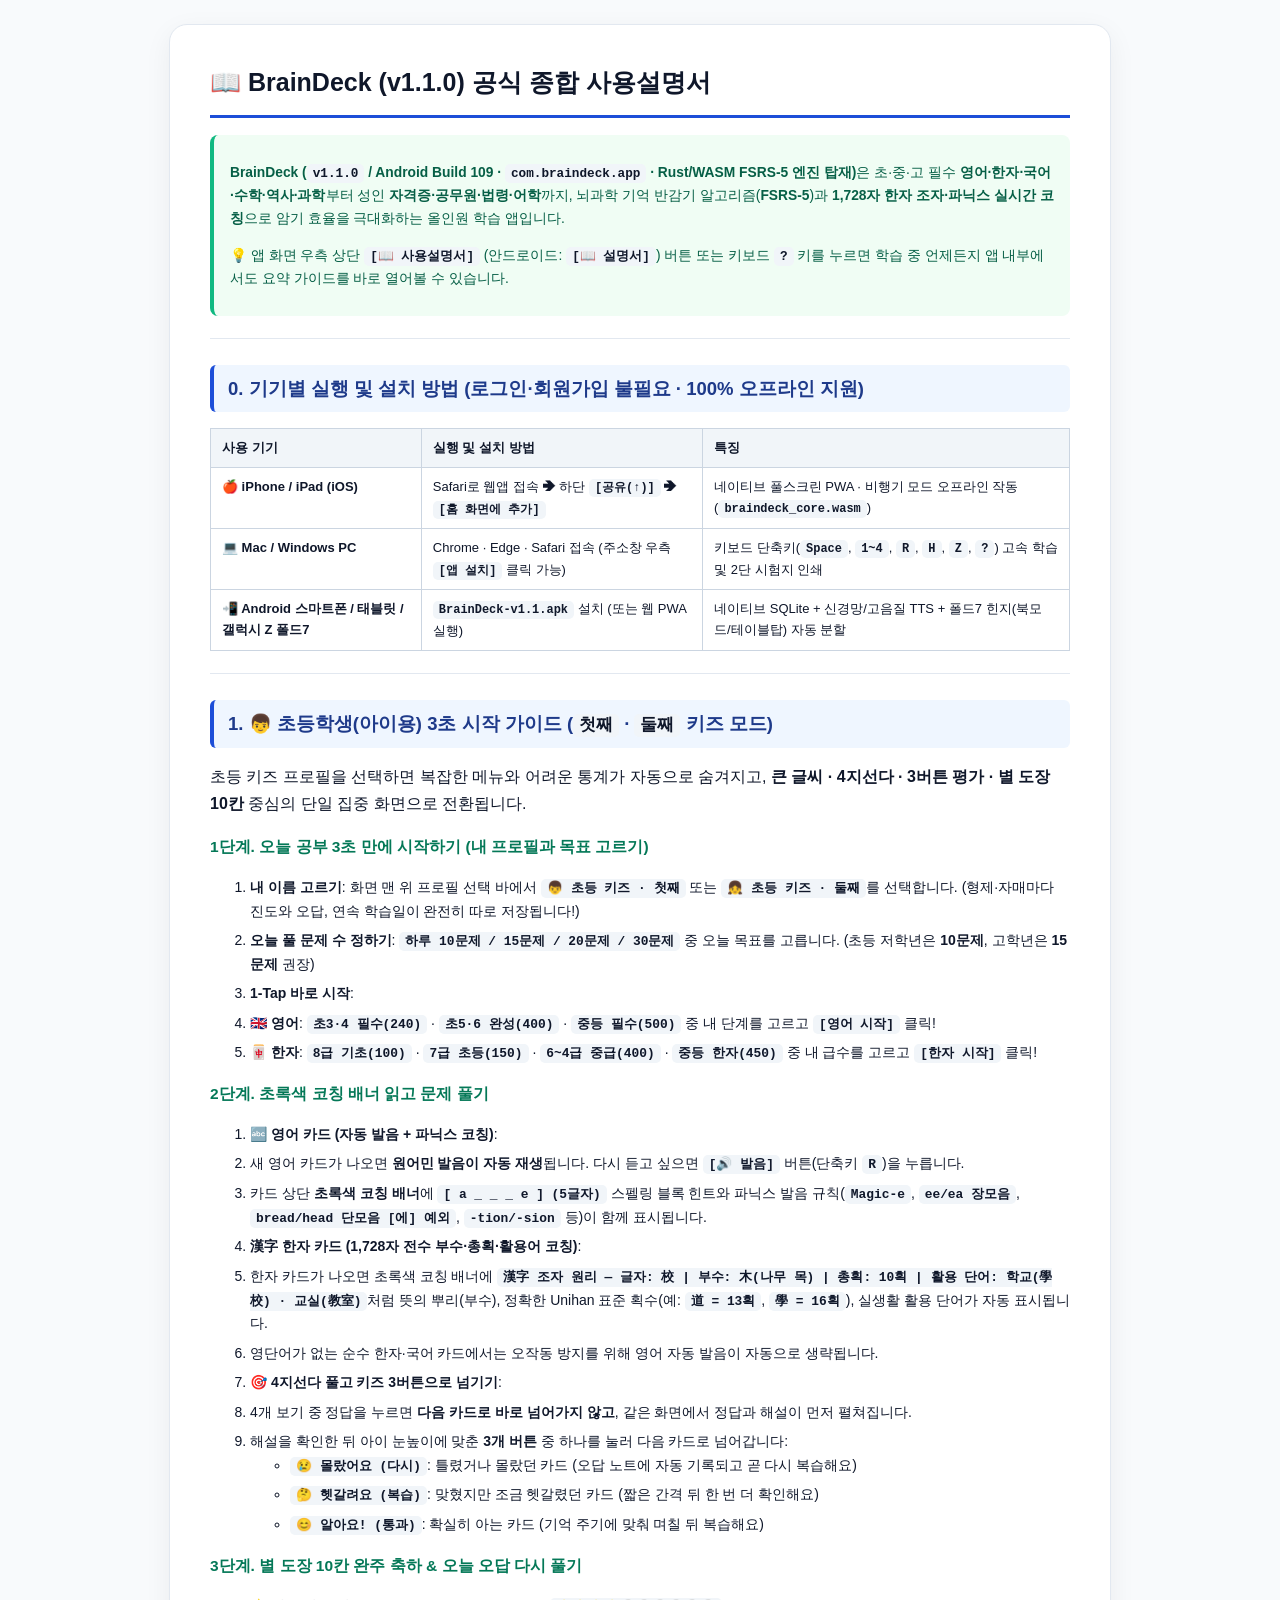
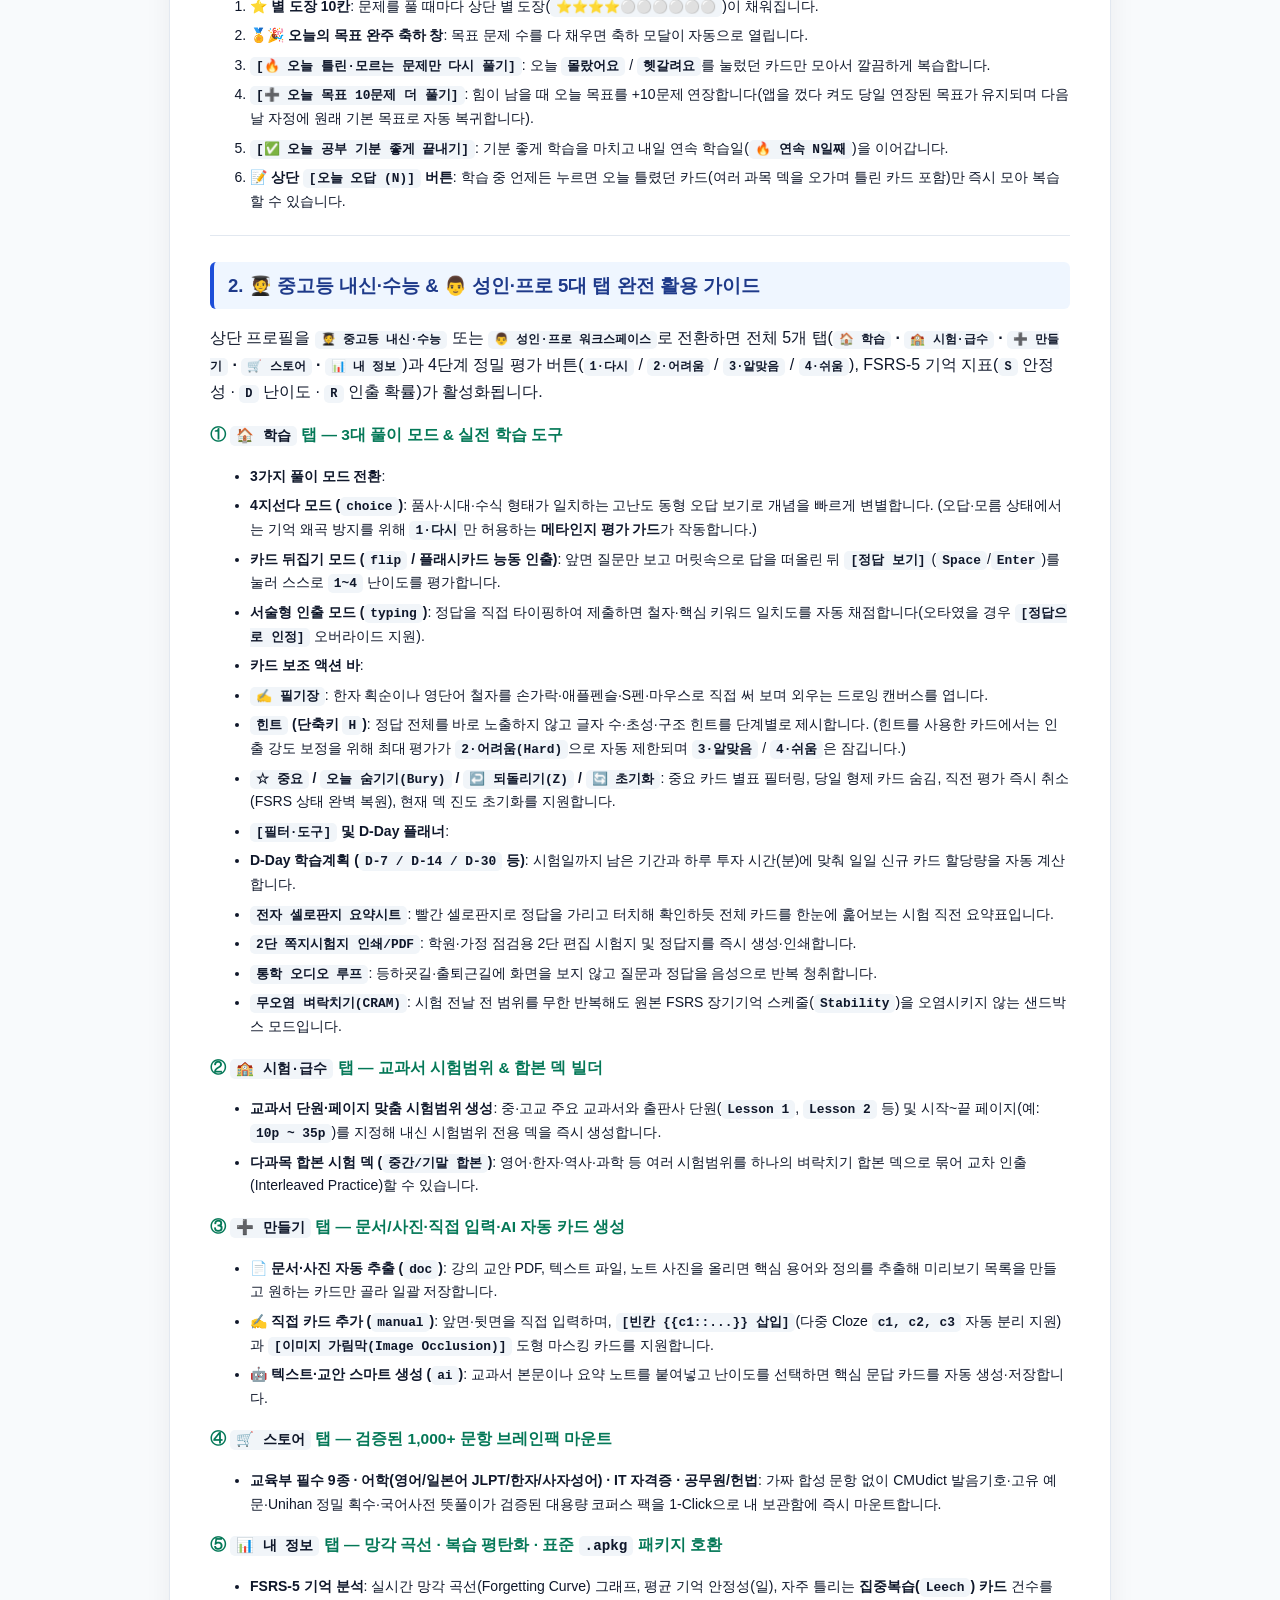
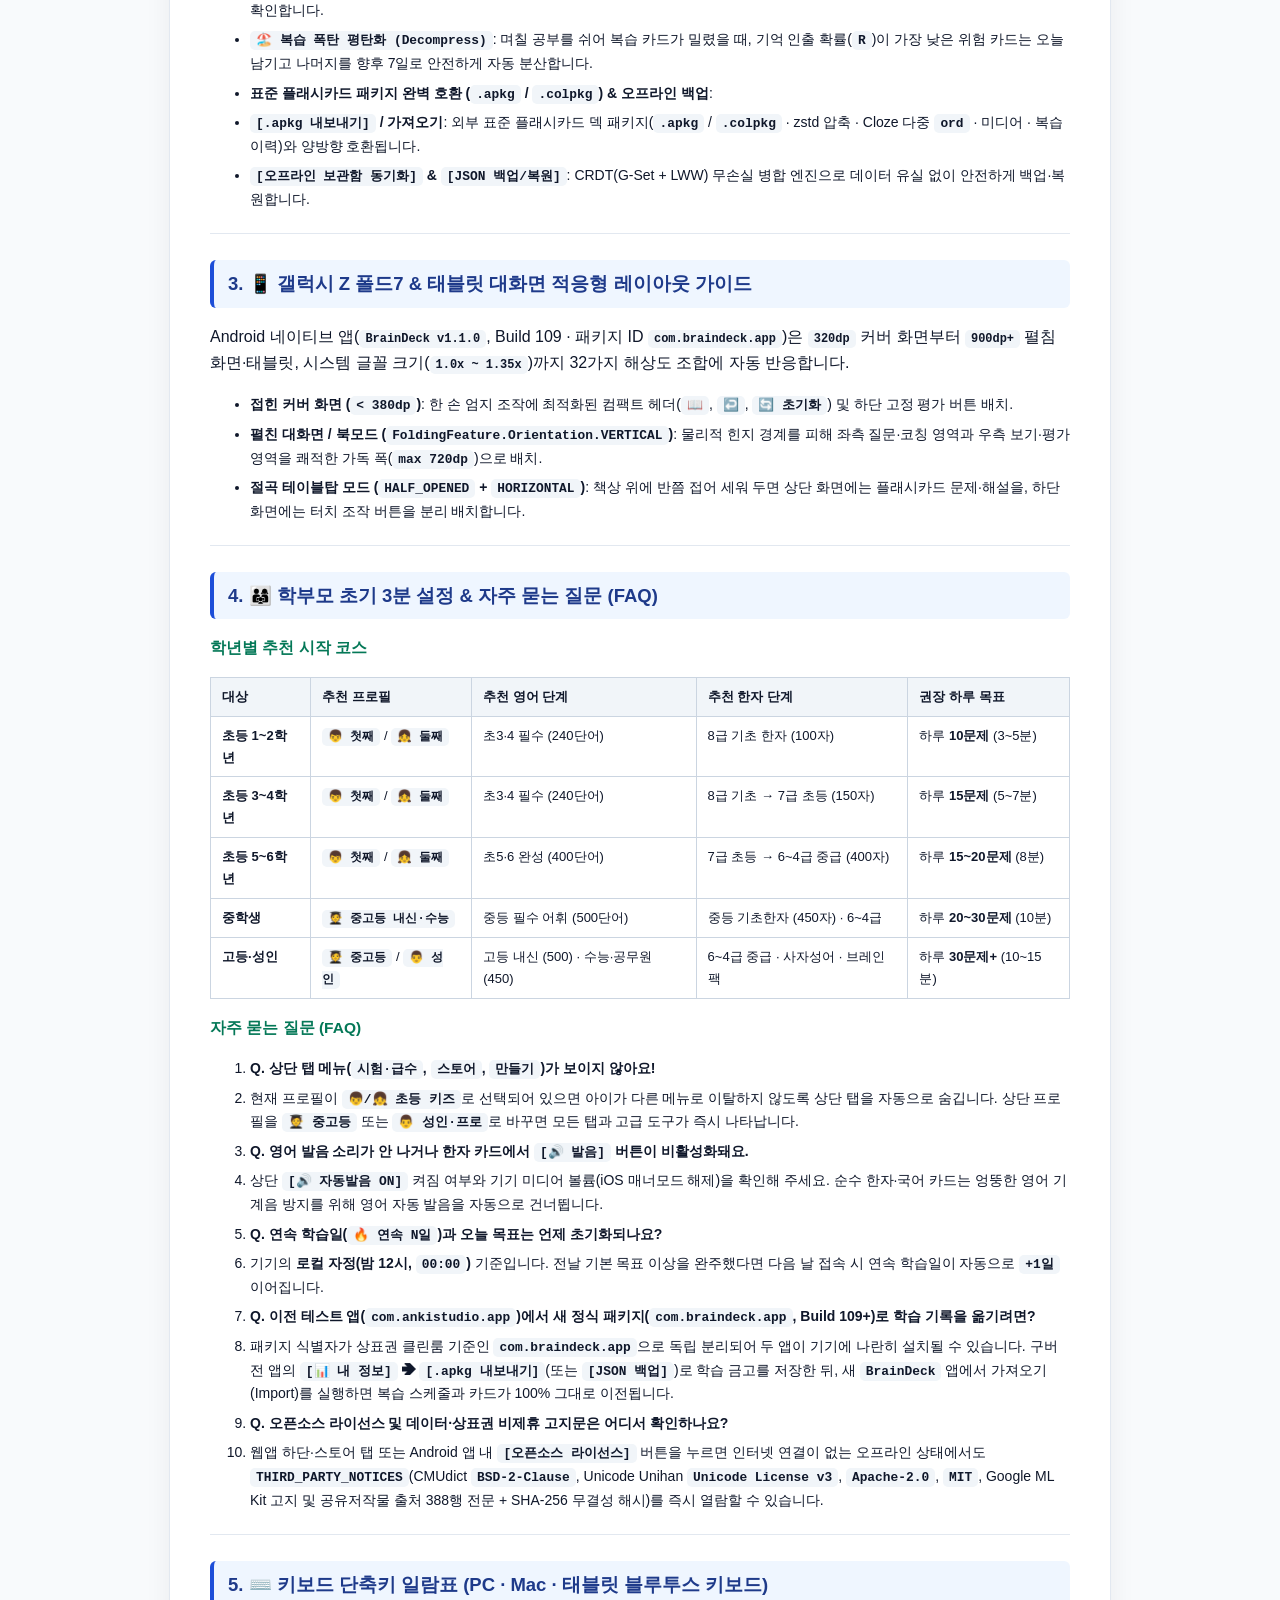
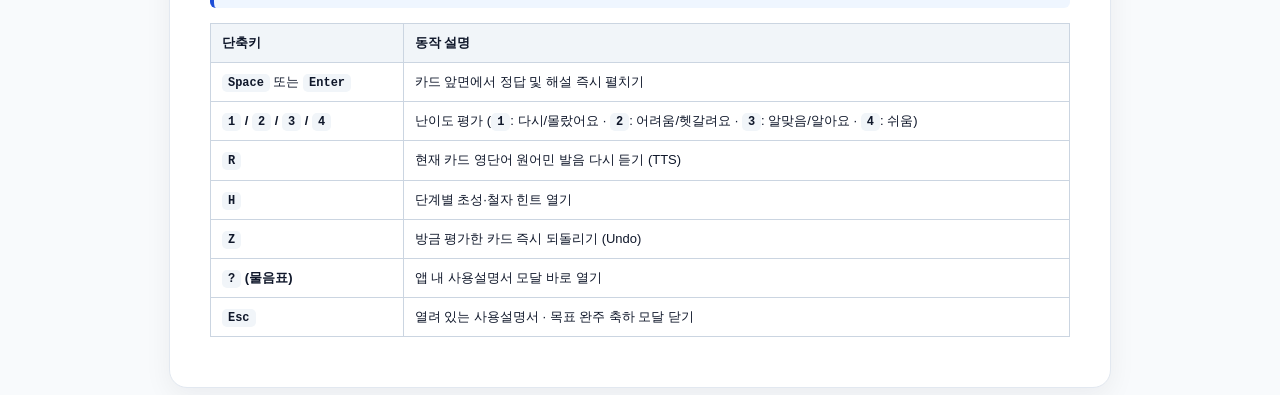
<file: braindeck/USER_MANUAL.html>
<!DOCTYPE html>
<html lang="ko">
<head>
<meta charset="utf-8">
<meta name="viewport" content="width=device-width, initial-scale=1">
<title>BrainDeck v1.1.0 (Build 109) 공식 종합 사용설명서</title>
<style>
  body { font-family: -apple-system, BlinkMacSystemFont, "Apple SD Gothic Neo", "Malgun Gothic", sans-serif; color: #0f172a; background: #f8fafc; margin: 0; padding: 24px 16px; line-height: 1.68; }
  .container { max-width: 860px; margin: 0 auto; background: #ffffff; border-radius: 18px; padding: 36px 40px; box-shadow: 0 8px 28px rgba(15,23,42,0.06); border: 1px solid #e2e8f0; }
  h1 { font-size: 25px; color: #0f172a; margin-top: 0; border-bottom: 3px solid #1d4ed8; padding-bottom: 12px; }
  h2 { font-size: 18.5px; color: #1e3a8a; margin-top: 26px; background: #eff6ff; padding: 8px 14px; border-left: 4px solid #1d4ed8; border-radius: 6px; }
  h3 { font-size: 15.5px; color: #047857; margin-top: 16px; }
  blockquote { background: #f0fdf4; border-left: 4px solid #10b981; margin: 14px 0; padding: 12px 16px; border-radius: 8px; color: #065f46; font-size: 13.8px; }
  code { background: #f1f5f9; color: #0f172a; padding: 2px 6px; border-radius: 5px; font-size: 0.92em; font-weight: 600; }
  table { width: 100%; border-collapse: collapse; margin: 14px 0; font-size: 13px; }
  th, td { border: 1px solid #cbd5e1; padding: 8px 11px; text-align: left; vertical-align: top; }
  th { background: #f1f5f9; color: #0f172a; font-weight: 800; }
  hr { border: none; border-top: 1px solid #e2e8f0; margin: 22px 0; }
  li { margin-bottom: 6px; font-size: 14px; }
  @media print { body { background: #fff; padding: 0; } .container { box-shadow: none; border: none; padding: 10px 14px; } h2 { break-after: avoid; } table { break-inside: avoid; } }
</style>
</head>
<body>
  <div class="container">
    <h1>📖 BrainDeck (v1.1.0) 공식 종합 사용설명서</h1>
<blockquote>
<p><strong>BrainDeck (<code>v1.1.0</code> / Android Build 109 · <code>com.braindeck.app</code> · Rust/WASM FSRS-5 엔진 탑재)</strong>은 초·중·고 필수 <strong>영어·한자·국어·수학·역사·과학</strong>부터 성인 <strong>자격증·공무원·법령·어학</strong>까지, 뇌과학 기억 반감기 알고리즘(<strong>FSRS-5</strong>)과 <strong>1,728자 한자 조자·파닉스 실시간 코칭</strong>으로 암기 효율을 극대화하는 올인원 학습 앱입니다.</p>
<p>💡 앱 화면 우측 상단 <strong><code>[📖 사용설명서]</code></strong> (안드로이드: <strong><code>[📖 설명서]</code></strong>) 버튼 또는 키보드 <strong><code>?</code></strong> 키를 누르면 학습 중 언제든지 앱 내부에서도 요약 가이드를 바로 열어볼 수 있습니다.</p>
</blockquote>
<hr />
<h2>0. 기기별 실행 및 설치 방법 (로그인·회원가입 불필요 · 100% 오프라인 지원)</h2>
<table>
<thead>
<tr>
<th style="text-align: left;">사용 기기</th>
<th style="text-align: left;">실행 및 설치 방법</th>
<th style="text-align: left;">특징</th>
</tr>
</thead>
<tbody>
<tr>
<td style="text-align: left;"><strong>🍎 iPhone / iPad (iOS)</strong></td>
<td style="text-align: left;">Safari로 웹앱 접속 ➔ 하단 <strong><code>[공유(↑)]</code></strong> ➔ <strong><code>[홈 화면에 추가]</code></strong></td>
<td style="text-align: left;">네이티브 풀스크린 PWA · 비행기 모드 오프라인 작동 (<code>braindeck_core.wasm</code>)</td>
</tr>
<tr>
<td style="text-align: left;"><strong>💻 Mac / Windows PC</strong></td>
<td style="text-align: left;">Chrome · Edge · Safari 접속 (주소창 우측 <strong><code>[앱 설치]</code></strong> 클릭 가능)</td>
<td style="text-align: left;">키보드 단축키(<code>Space</code>, <code>1~4</code>, <code>R</code>, <code>H</code>, <code>Z</code>, <code>?</code>) 고속 학습 및 2단 시험지 인쇄</td>
</tr>
<tr>
<td style="text-align: left;"><strong>📲 Android 스마트폰 / 태블릿 / 갤럭시 Z 폴드7</strong></td>
<td style="text-align: left;"><strong><code>BrainDeck-v1.1.apk</code></strong> 설치 (또는 웹 PWA 실행)</td>
<td style="text-align: left;">네이티브 SQLite + 신경망/고음질 TTS + 폴드7 힌지(북모드/테이블탑) 자동 분할</td>
</tr>
</tbody>
</table>
<hr />
<h2>1. 👦 초등학생(아이용) 3초 시작 가이드 (<code>첫째</code> · <code>둘째</code> 키즈 모드)</h2>
<p>초등 키즈 프로필을 선택하면 복잡한 메뉴와 어려운 통계가 자동으로 숨겨지고, <strong>큰 글씨 · 4지선다 · 3버튼 평가 · 별 도장 10칸</strong> 중심의 단일 집중 화면으로 전환됩니다.</p>
<h3>1단계. 오늘 공부 3초 만에 시작하기 (내 프로필과 목표 고르기)</h3>
<ol>
<li><strong>내 이름 고르기</strong>: 화면 맨 위 프로필 선택 바에서 <strong><code>👦 초등 키즈 · 첫째</code></strong> 또는 <strong><code>👧 초등 키즈 · 둘째</code></strong>를 선택합니다. (형제·자매마다 진도와 오답, 연속 학습일이 완전히 따로 저장됩니다!)</li>
<li><strong>오늘 풀 문제 수 정하기</strong>: <strong><code>하루 10문제 / 15문제 / 20문제 / 30문제</code></strong> 중 오늘 목표를 고릅니다. (초등 저학년은 <strong>10문제</strong>, 고학년은 <strong>15문제</strong> 권장)</li>
<li><strong>1-Tap 바로 시작</strong>:</li>
<li><strong>🇬🇧 영어</strong>: <code>초3·4 필수(240)</code> · <code>초5·6 완성(400)</code> · <code>중등 필수(500)</code> 중 내 단계를 고르고 <strong><code>[영어 시작]</code></strong> 클릭!</li>
<li><strong>🀄 한자</strong>: <code>8급 기초(100)</code> · <code>7급 초등(150)</code> · <code>6~4급 중급(400)</code> · <code>중등 한자(450)</code> 중 내 급수를 고르고 <strong><code>[한자 시작]</code></strong> 클릭!</li>
</ol>
<h3>2단계. 초록색 코칭 배너 읽고 문제 풀기</h3>
<ol>
<li><strong>🔤 영어 카드 (자동 발음 + 파닉스 코칭)</strong>:</li>
<li>새 영어 카드가 나오면 <strong>원어민 발음이 자동 재생</strong>됩니다. 다시 듣고 싶으면 <strong><code>[🔊 발음]</code></strong> 버튼(단축키 <code>R</code>)을 누릅니다.</li>
<li>카드 상단 <strong>초록색 코칭 배너</strong>에 <strong><code>[ a _ _ _ e ] (5글자)</code></strong> 스펠링 블록 힌트와 파닉스 발음 규칙(<code>Magic-e</code>, <code>ee/ea 장모음</code>, <code>bread/head 단모음 [에] 예외</code>, <code>-tion/-sion</code> 등)이 함께 표시됩니다.</li>
<li><strong>漢字 한자 카드 (1,728자 전수 부수·총획·활용어 코칭)</strong>:</li>
<li>한자 카드가 나오면 초록색 코칭 배너에 <strong><code>漢字 조자 원리 — 글자: 校 | 부수: 木(나무 목) | 총획: 10획 | 활용 단어: 학교(學校) · 교실(教室)</code></strong>처럼 뜻의 뿌리(부수), 정확한 Unihan 표준 획수(예: <code>道 = 13획</code>, <code>學 = 16획</code>), 실생활 활용 단어가 자동 표시됩니다.</li>
<li>영단어가 없는 순수 한자·국어 카드에서는 오작동 방지를 위해 영어 자동 발음이 자동으로 생략됩니다.</li>
<li><strong>🎯 4지선다 풀고 키즈 3버튼으로 넘기기</strong>:</li>
<li>4개 보기 중 정답을 누르면 <strong>다음 카드로 바로 넘어가지 않고</strong>, 같은 화면에서 정답과 해설이 먼저 펼쳐집니다.</li>
<li>해설을 확인한 뒤 아이 눈높이에 맞춘 <strong>3개 버튼</strong> 중 하나를 눌러 다음 카드로 넘어갑니다:<ul>
<li><strong><code>😢 몰랐어요 (다시)</code></strong>: 틀렸거나 몰랐던 카드 (오답 노트에 자동 기록되고 곧 다시 복습해요)</li>
<li><strong><code>🤔 헷갈려요 (복습)</code></strong>: 맞혔지만 조금 헷갈렸던 카드 (짧은 간격 뒤 한 번 더 확인해요)</li>
<li><strong><code>😊 알아요! (통과)</code></strong>: 확실히 아는 카드 (기억 주기에 맞춰 며칠 뒤 복습해요)</li>
</ul>
</li>
</ol>
<h3>3단계. 별 도장 10칸 완주 축하 &amp; 오늘 오답 다시 풀기</h3>
<ol>
<li><strong>⭐ 별 도장 10칸</strong>: 문제를 풀 때마다 상단 별 도장(<code>⭐⭐⭐⭐⚪⚪⚪⚪⚪⚪</code>)이 채워집니다.</li>
<li><strong>🏅🎉 오늘의 목표 완주 축하 창</strong>: 목표 문제 수를 다 채우면 축하 모달이 자동으로 열립니다.</li>
<li><strong><code>[🔥 오늘 틀린·모르는 문제만 다시 풀기]</code></strong>: 오늘 <code>몰랐어요</code> / <code>헷갈려요</code>를 눌렀던 카드만 모아서 깔끔하게 복습합니다.</li>
<li><strong><code>[➕ 오늘 목표 10문제 더 풀기]</code></strong>: 힘이 남을 때 오늘 목표를 +10문제 연장합니다(앱을 껐다 켜도 당일 연장된 목표가 유지되며 다음 날 자정에 원래 기본 목표로 자동 복귀합니다).</li>
<li><strong><code>[✅ 오늘 공부 기분 좋게 끝내기]</code></strong>: 기분 좋게 학습을 마치고 내일 연속 학습일(<code>🔥 연속 N일째</code>)을 이어갑니다.</li>
<li><strong>📝 상단 <code>[오늘 오답 (N)]</code> 버튼</strong>: 학습 중 언제든 누르면 오늘 틀렸던 카드(여러 과목 덱을 오가며 틀린 카드 포함)만 즉시 모아 복습할 수 있습니다.</li>
</ol>
<hr />
<h2>2. 🧑‍🎓 중고등 내신·수능 &amp; 👨 성인·프로 5대 탭 완전 활용 가이드</h2>
<p>상단 프로필을 <strong><code>🧑‍🎓 중고등 내신·수능</code></strong> 또는 <strong><code>👨 성인·프로 워크스페이스</code></strong>로 전환하면 전체 5개 탭(<strong><code>🏠 학습</code> · <code>🏫 시험·급수</code> · <code>➕ 만들기</code> · <code>🛒 스토어</code> · <code>📊 내 정보</code></strong>)과 4단계 정밀 평가 버튼(<code>1·다시</code> / <code>2·어려움</code> / <code>3·알맞음</code> / <code>4·쉬움</code>), FSRS-5 기억 지표(<code>S</code> 안정성 · <code>D</code> 난이도 · <code>R</code> 인출 확률)가 활성화됩니다.</p>
<h3>① <code>🏠 학습</code> 탭 — 3대 풀이 모드 &amp; 실전 학습 도구</h3>
<ul>
<li><strong>3가지 풀이 모드 전환</strong>:</li>
<li><strong>4지선다 모드 (<code>choice</code>)</strong>: 품사·시대·수식 형태가 일치하는 고난도 동형 오답 보기로 개념을 빠르게 변별합니다. (오답·모름 상태에서는 기억 왜곡 방지를 위해 <code>1·다시</code>만 허용하는 <strong>메타인지 평가 가드</strong>가 작동합니다.)</li>
<li><strong>카드 뒤집기 모드 (<code>flip</code> / 플래시카드 능동 인출)</strong>: 앞면 질문만 보고 머릿속으로 답을 떠올린 뒤 <strong><code>[정답 보기]</code></strong>(<code>Space</code>/<code>Enter</code>)를 눌러 스스로 <code>1~4</code> 난이도를 평가합니다.</li>
<li><strong>서술형 인출 모드 (<code>typing</code>)</strong>: 정답을 직접 타이핑하여 제출하면 철자·핵심 키워드 일치도를 자동 채점합니다(오타였을 경우 <code>[정답으로 인정]</code> 오버라이드 지원).</li>
<li><strong>카드 보조 액션 바</strong>:</li>
<li><strong><code>✍️ 필기장</code></strong>: 한자 획순이나 영단어 철자를 손가락·애플펜슬·S펜·마우스로 직접 써 보며 외우는 드로잉 캔버스를 엽니다.</li>
<li><strong><code>힌트</code> (단축키 <code>H</code>)</strong>: 정답 전체를 바로 노출하지 않고 글자 수·초성·구조 힌트를 단계별로 제시합니다. (힌트를 사용한 카드에서는 인출 강도 보정을 위해 최대 평가가 <code>2·어려움(Hard)</code>으로 자동 제한되며 <code>3·알맞음</code> / <code>4·쉬움</code>은 잠깁니다.)</li>
<li><strong><code>☆ 중요</code> / <code>오늘 숨기기(Bury)</code> / <code>↩️ 되돌리기(Z)</code> / <code>🔄 초기화</code></strong>: 중요 카드 별표 필터링, 당일 형제 카드 숨김, 직전 평가 즉시 취소(FSRS 상태 완벽 복원), 현재 덱 진도 초기화를 지원합니다.</li>
<li><strong><code>[필터·도구]</code> 및 D-Day 플래너</strong>:</li>
<li><strong>D-Day 학습계획 (<code>D-7 / D-14 / D-30</code> 등)</strong>: 시험일까지 남은 기간과 하루 투자 시간(분)에 맞춰 일일 신규 카드 할당량을 자동 계산합니다.</li>
<li><strong><code>전자 셀로판지 요약시트</code></strong>: 빨간 셀로판지로 정답을 가리고 터치해 확인하듯 전체 카드를 한눈에 훑어보는 시험 직전 요약표입니다.</li>
<li><strong><code>2단 쪽지시험지 인쇄/PDF</code></strong>: 학원·가정 점검용 2단 편집 시험지 및 정답지를 즉시 생성·인쇄합니다.</li>
<li><strong><code>통학 오디오 루프</code></strong>: 등하굣길·출퇴근길에 화면을 보지 않고 질문과 정답을 음성으로 반복 청취합니다.</li>
<li><strong><code>무오염 벼락치기(CRAM)</code></strong>: 시험 전날 전 범위를 무한 반복해도 원본 FSRS 장기기억 스케줄(<code>Stability</code>)을 오염시키지 않는 샌드박스 모드입니다.</li>
</ul>
<h3>② <code>🏫 시험·급수</code> 탭 — 교과서 시험범위 &amp; 합본 덱 빌더</h3>
<ul>
<li><strong>교과서 단원·페이지 맞춤 시험범위 생성</strong>: 중·고교 주요 교과서와 출판사 단원(<code>Lesson 1</code>, <code>Lesson 2</code> 등) 및 시작~끝 페이지(예: <code>10p ~ 35p</code>)를 지정해 내신 시험범위 전용 덱을 즉시 생성합니다.</li>
<li><strong>다과목 합본 시험 덱 (<code>중간/기말 합본</code>)</strong>: 영어·한자·역사·과학 등 여러 시험범위를 하나의 벼락치기 합본 덱으로 묶어 교차 인출(Interleaved Practice)할 수 있습니다.</li>
</ul>
<h3>③ <code>➕ 만들기</code> 탭 — 문서/사진·직접 입력·AI 자동 카드 생성</h3>
<ul>
<li><strong>📄 문서·사진 자동 추출 (<code>doc</code>)</strong>: 강의 교안 PDF, 텍스트 파일, 노트 사진을 올리면 핵심 용어와 정의를 추출해 미리보기 목록을 만들고 원하는 카드만 골라 일괄 저장합니다.</li>
<li><strong>✍️ 직접 카드 추가 (<code>manual</code>)</strong>: 앞면·뒷면을 직접 입력하며, <strong><code>[빈칸 {{c1::...}} 삽입]</code></strong>(다중 Cloze <code>c1, c2, c3</code> 자동 분리 지원)과 <strong><code>[이미지 가림막(Image Occlusion)]</code></strong> 도형 마스킹 카드를 지원합니다.</li>
<li><strong>🤖 텍스트·교안 스마트 생성 (<code>ai</code>)</strong>: 교과서 본문이나 요약 노트를 붙여넣고 난이도를 선택하면 핵심 문답 카드를 자동 생성·저장합니다.</li>
</ul>
<h3>④ <code>🛒 스토어</code> 탭 — 검증된 1,000+ 문항 브레인팩 마운트</h3>
<ul>
<li><strong>교육부 필수 9종 · 어학(영어/일본어 JLPT/한자/사자성어) · IT 자격증 · 공무원/헌법</strong>: 가짜 합성 문항 없이 CMUdict 발음기호·고유 예문·Unihan 정밀 획수·국어사전 뜻풀이가 검증된 대용량 코퍼스 팩을 1-Click으로 내 보관함에 즉시 마운트합니다.</li>
</ul>
<h3>⑤ <code>📊 내 정보</code> 탭 — 망각 곡선 · 복습 평탄화 · 표준 <code>.apkg</code> 패키지 호환</h3>
<ul>
<li><strong>FSRS-5 기억 분석</strong>: 실시간 망각 곡선(Forgetting Curve) 그래프, 평균 기억 안정성(일), 자주 틀리는 <strong>집중복습(<code>Leech</code>) 카드</strong> 건수를 확인합니다.</li>
<li><strong><code>🏖️ 복습 폭탄 평탄화 (Decompress)</code></strong>: 며칠 공부를 쉬어 복습 카드가 밀렸을 때, 기억 인출 확률(<code>R</code>)이 가장 낮은 위험 카드는 오늘 남기고 나머지를 향후 7일로 안전하게 자동 분산합니다.</li>
<li><strong>표준 플래시카드 패키지 완벽 호환 (<code>.apkg</code> / <code>.colpkg</code>) &amp; 오프라인 백업</strong>:</li>
<li><strong><code>[.apkg 내보내기]</code> / 가져오기</strong>: 외부 표준 플래시카드 덱 패키지(<code>.apkg</code> / <code>.colpkg</code> · zstd 압축 · Cloze 다중 <code>ord</code> · 미디어 · 복습 이력)와 양방향 호환됩니다.</li>
<li><strong><code>[오프라인 보관함 동기화]</code> &amp; <code>[JSON 백업/복원]</code></strong>: CRDT(G-Set + LWW) 무손실 병합 엔진으로 데이터 유실 없이 안전하게 백업·복원합니다.</li>
</ul>
<hr />
<h2>3. 📱 갤럭시 Z 폴드7 &amp; 태블릿 대화면 적응형 레이아웃 가이드</h2>
<p>Android 네이티브 앱(<code>BrainDeck v1.1.0</code>, Build 109 · 패키지 ID <code>com.braindeck.app</code>)은 <code>320dp</code> 커버 화면부터 <code>900dp+</code> 펼침 화면·태블릿, 시스템 글꼴 크기(<code>1.0x ~ 1.35x</code>)까지 32가지 해상도 조합에 자동 반응합니다.</p>
<ul>
<li><strong>접힌 커버 화면 (<code>&lt; 380dp</code>)</strong>: 한 손 엄지 조작에 최적화된 컴팩트 헤더(<code>📖</code>, <code>↩️</code>, <code>🔄 초기화</code>) 및 하단 고정 평가 버튼 배치.</li>
<li><strong>펼친 대화면 / 북모드 (<code>FoldingFeature.Orientation.VERTICAL</code>)</strong>: 물리적 힌지 경계를 피해 좌측 질문·코칭 영역과 우측 보기·평가 영역을 쾌적한 가독 폭(<code>max 720dp</code>)으로 배치.</li>
<li><strong>절곡 테이블탑 모드 (<code>HALF_OPENED</code> + <code>HORIZONTAL</code>)</strong>: 책상 위에 반쯤 접어 세워 두면 상단 화면에는 플래시카드 문제·해설을, 하단 화면에는 터치 조작 버튼을 분리 배치합니다.</li>
</ul>
<hr />
<h2>4. 👨‍👩‍👧 학부모 초기 3분 설정 &amp; 자주 묻는 질문 (FAQ)</h2>
<h3>학년별 추천 시작 코스</h3>
<table>
<thead>
<tr>
<th style="text-align: left;">대상</th>
<th style="text-align: left;">추천 프로필</th>
<th style="text-align: left;">추천 영어 단계</th>
<th style="text-align: left;">추천 한자 단계</th>
<th style="text-align: left;">권장 하루 목표</th>
</tr>
</thead>
<tbody>
<tr>
<td style="text-align: left;"><strong>초등 1~2학년</strong></td>
<td style="text-align: left;"><code>👦 첫째</code> / <code>👧 둘째</code></td>
<td style="text-align: left;">초3·4 필수 (240단어)</td>
<td style="text-align: left;">8급 기초 한자 (100자)</td>
<td style="text-align: left;">하루 <strong>10문제</strong> (3~5분)</td>
</tr>
<tr>
<td style="text-align: left;"><strong>초등 3~4학년</strong></td>
<td style="text-align: left;"><code>👦 첫째</code> / <code>👧 둘째</code></td>
<td style="text-align: left;">초3·4 필수 (240단어)</td>
<td style="text-align: left;">8급 기초 → 7급 초등 (150자)</td>
<td style="text-align: left;">하루 <strong>15문제</strong> (5~7분)</td>
</tr>
<tr>
<td style="text-align: left;"><strong>초등 5~6학년</strong></td>
<td style="text-align: left;"><code>👦 첫째</code> / <code>👧 둘째</code></td>
<td style="text-align: left;">초5·6 완성 (400단어)</td>
<td style="text-align: left;">7급 초등 → 6~4급 중급 (400자)</td>
<td style="text-align: left;">하루 <strong>15~20문제</strong> (8분)</td>
</tr>
<tr>
<td style="text-align: left;"><strong>중학생</strong></td>
<td style="text-align: left;"><code>🧑‍🎓 중고등 내신·수능</code></td>
<td style="text-align: left;">중등 필수 어휘 (500단어)</td>
<td style="text-align: left;">중등 기초한자 (450자) · 6~4급</td>
<td style="text-align: left;">하루 <strong>20~30문제</strong> (10분)</td>
</tr>
<tr>
<td style="text-align: left;"><strong>고등·성인</strong></td>
<td style="text-align: left;"><code>🧑‍🎓 중고등</code> / <code>👨 성인</code></td>
<td style="text-align: left;">고등 내신 (500) · 수능·공무원 (450)</td>
<td style="text-align: left;">6~4급 중급 · 사자성어 · 브레인팩</td>
<td style="text-align: left;">하루 <strong>30문제+</strong> (10~15분)</td>
</tr>
</tbody>
</table>
<h3>자주 묻는 질문 (FAQ)</h3>
<ol>
<li><strong>Q. 상단 탭 메뉴(<code>시험·급수</code>, <code>스토어</code>, <code>만들기</code>)가 보이지 않아요!</strong></li>
<li>현재 프로필이 <strong><code>👦/👧 초등 키즈</code></strong>로 선택되어 있으면 아이가 다른 메뉴로 이탈하지 않도록 상단 탭을 자동으로 숨깁니다. 상단 프로필을 <strong><code>🧑‍🎓 중고등</code></strong> 또는 <strong><code>👨 성인·프로</code></strong>로 바꾸면 모든 탭과 고급 도구가 즉시 나타납니다.</li>
<li><strong>Q. 영어 발음 소리가 안 나거나 한자 카드에서 <code>[🔊 발음]</code> 버튼이 비활성화돼요.</strong></li>
<li>상단 <strong><code>[🔊 자동발음 ON]</code></strong> 켜짐 여부와 기기 미디어 볼륨(iOS 매너모드 해제)을 확인해 주세요. 순수 한자·국어 카드는 엉뚱한 영어 기계음 방지를 위해 영어 자동 발음을 자동으로 건너뜁니다.</li>
<li><strong>Q. 연속 학습일(<code>🔥 연속 N일</code>)과 오늘 목표는 언제 초기화되나요?</strong></li>
<li>기기의 <strong>로컬 자정(밤 12시, <code>00:00</code>)</strong> 기준입니다. 전날 기본 목표 이상을 완주했다면 다음 날 접속 시 연속 학습일이 자동으로 <code>+1일</code> 이어집니다.</li>
<li><strong>Q. 이전 테스트 앱(<code>com.ankistudio.app</code>)에서 새 정식 패키지(<code>com.braindeck.app</code>, Build 109+)로 학습 기록을 옮기려면?</strong></li>
<li>패키지 식별자가 상표권 클린룸 기준인 <code>com.braindeck.app</code>으로 독립 분리되어 두 앱이 기기에 나란히 설치될 수 있습니다. 구버전 앱의 <strong><code>[📊 내 정보]</code> ➔ <code>[.apkg 내보내기]</code></strong>(또는 <code>[JSON 백업]</code>)로 학습 금고를 저장한 뒤, 새 <code>BrainDeck</code> 앱에서 가져오기(Import)를 실행하면 복습 스케줄과 카드가 100% 그대로 이전됩니다.</li>
<li><strong>Q. 오픈소스 라이선스 및 데이터·상표권 비제휴 고지문은 어디서 확인하나요?</strong></li>
<li>웹앱 하단·스토어 탭 또는 Android 앱 내 <strong><code>[오픈소스 라이선스]</code></strong> 버튼을 누르면 인터넷 연결이 없는 오프라인 상태에서도 <code>THIRD_PARTY_NOTICES</code>(CMUdict <code>BSD-2-Clause</code>, Unicode Unihan <code>Unicode License v3</code>, <code>Apache-2.0</code>, <code>MIT</code>, Google ML Kit 고지 및 공유저작물 출처 388행 전문 + SHA-256 무결성 해시)를 즉시 열람할 수 있습니다.</li>
</ol>
<hr />
<h2>5. ⌨️ 키보드 단축키 일람표 (PC · Mac · 태블릿 블루투스 키보드)</h2>
<table>
<thead>
<tr>
<th style="text-align: left;">단축키</th>
<th style="text-align: left;">동작 설명</th>
</tr>
</thead>
<tbody>
<tr>
<td style="text-align: left;"><strong><code>Space</code></strong> 또는 <strong><code>Enter</code></strong></td>
<td style="text-align: left;">카드 앞면에서 정답 및 해설 즉시 펼치기</td>
</tr>
<tr>
<td style="text-align: left;"><strong><code>1</code> / <code>2</code> / <code>3</code> / <code>4</code></strong></td>
<td style="text-align: left;">난이도 평가 (<code>1</code>: 다시/몰랐어요 · <code>2</code>: 어려움/헷갈려요 · <code>3</code>: 알맞음/알아요 · <code>4</code>: 쉬움)</td>
</tr>
<tr>
<td style="text-align: left;"><strong><code>R</code></strong></td>
<td style="text-align: left;">현재 카드 영단어 원어민 발음 다시 듣기 (TTS)</td>
</tr>
<tr>
<td style="text-align: left;"><strong><code>H</code></strong></td>
<td style="text-align: left;">단계별 초성·철자 힌트 열기</td>
</tr>
<tr>
<td style="text-align: left;"><strong><code>Z</code></strong></td>
<td style="text-align: left;">방금 평가한 카드 즉시 되돌리기 (Undo)</td>
</tr>
<tr>
<td style="text-align: left;"><strong><code>?</code> (물음표)</strong></td>
<td style="text-align: left;">앱 내 사용설명서 모달 바로 열기</td>
</tr>
<tr>
<td style="text-align: left;"><strong><code>Esc</code></strong></td>
<td style="text-align: left;">열려 있는 사용설명서 · 목표 완주 축하 모달 닫기</td>
</tr>
</tbody>
</table>
  </div>
</body>
</html>
</file>
